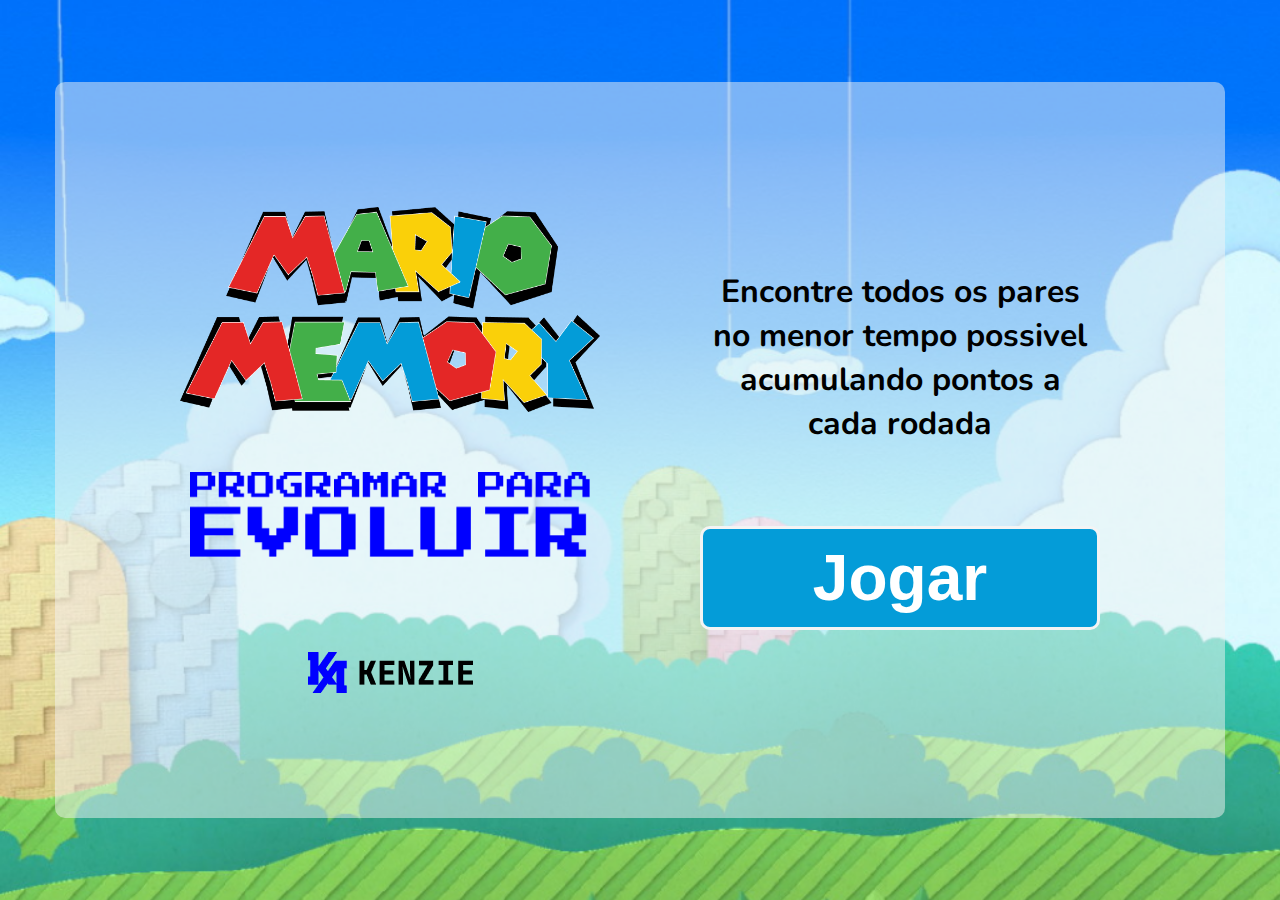
<file: index.html>
<!DOCTYPE html>
<html lang="en">

<head>
    <meta charset="UTF-8">
    <meta http-equiv="X-UA-Compatible" content="IE=edge">
    <meta name="viewport" content="width=device-width, initial-scale=1.0">
    <link rel="stylesheet" type="text/css" href="./src/css/reset.css">
    <link rel="preconnect" href="https://fonts.googleapis.com">
    <link rel="preconnect" href="https://fonts.gstatic.com" crossorigin>
    <link href="https://fonts.googleapis.com/css2?family=Nunito:wght@900&display=swap" rel="stylesheet">
    <link rel="stylesheet" type="text/css" href="./src/css/style.css">

    <title>Mario Cards</title>
</head>

<body>

    <main>
        <section class="logos">
            <img id="logo-mario" src="./src/img/logo-mario-memory.png" alt="logo mario memory">
            <img id="logo-programar" src="./src/img/nome-maratona.png" alt="Programar para evoluir">
            <img id="logo-kenzie" src="./src/img/Logo Kenzie.png" alt="logo kenzie">
        </section>
        <section class="jogar">
            <p>Encontre todos os pares no menor tempo possivel acumulando pontos a cada rodada</p>
            <button id="jogar">Jogar</button>
        </section>
    </main>

    <script>
const buttonJogar = document.getElementById("jogar");

buttonJogar.addEventListener("click", ()=>{
    window.location.assign("./jogo.html");
})
    </script>
</body>

</html>
</file>
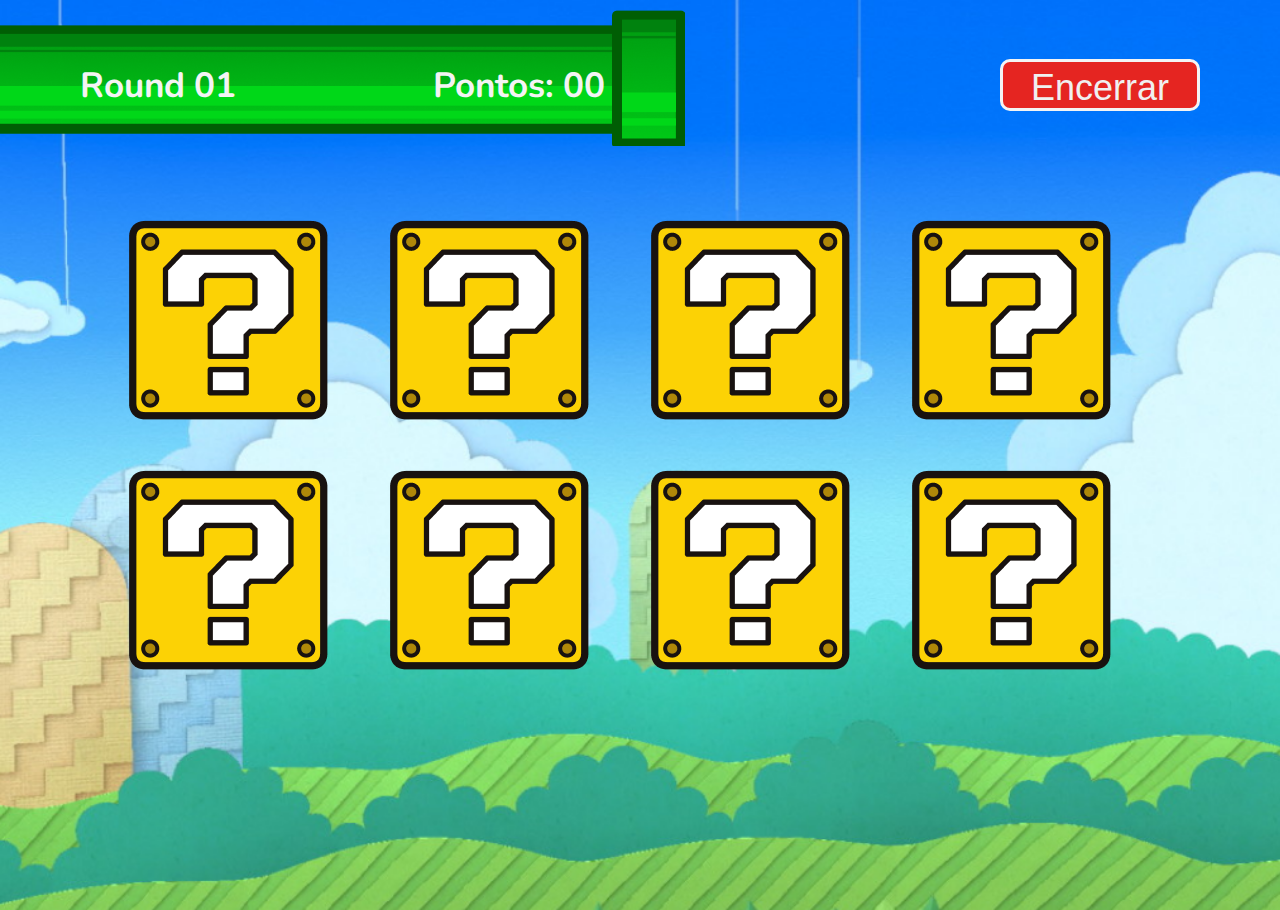
<file: jogo.html>
<!DOCTYPE html>
<html lang="en">

<head>
    <meta charset="UTF-8">
    <meta http-equiv="X-UA-Compatible" content="IE=edge">
    <meta name="viewport" content="width=device-width, initial-scale=1.0">
    <link rel="preconnect" href="https://fonts.googleapis.com">
    <link rel="preconnect" href="https://fonts.gstatic.com" crossorigin>
    <link href="https://fonts.googleapis.com/css2?family=Nunito:wght@900&display=swap" rel="stylesheet">
    <link rel="stylesheet" type="text/css" href="./src/css/jogo.css">
    <title>Mario Cards</title>
</head>

<body>
    <header>
        <div>
            <p>Round <span id="rounds">01</span></p>
            <p>Pontos: <span id="pontos">00</span></p>
        </div>

        <button id="encerrar">Encerrar</button>
    </header>
    <main id="cards">
     
    </main>

    <script src="./src/script/database.js"></script>
    <script src="./src/script/script.js"></script>
</body>

</html>
</file>
<file: src/css/style.css>
body {
    background-image: url("../img/bg.png");
    background-repeat: no-repeat;
    background-size: cover;
    height: 100vh;
    font-family: 'Nunito', sans-serif;
    display: flex;
    justify-content: center;
    align-items: center;
}

main {
    background-color: rgba(244, 244, 244, 0.5);
    border-radius: 10px;
    display: flex;
    padding: 125px;
    gap: 100px;
}

.logos {
    display: flex;
    flex-direction: column;
    align-items: center;
    gap: 60px;
}

#logo-mario {
    width: 420px;
    height: 205px;
}

#logo-programar {
    width: 400px;
    height: 85px;
}

#logo-kenzie {
    width: 165px;
    height: 41px;
    margin-top: 35px;
}

.jogar {
    display: flex;
    flex-direction: column;
    align-items: center;
    justify-content: center;
    gap: 80px;
}

.jogar p {
    font-style: normal;
    font-weight: 700;
    font-size: 32px;
    line-height: 44px;
    text-align: center;
    width: 375px;

}

.jogar button {
    background-color: #049cd8;
    border: 3px solid #f4f4f4;
    border-radius: 10px;
    font-style: normal;
    font-weight: 900;
    font-size: 64px;
    line-height: 87px;
    text-align: center;
    color: #FFFFFF;
    width: 400px;
    height: 104px;
}

.jogar button:hover {
    color: #049cd8;
    background-color: transparent;
    border: 3px solid #049cd8;
    cursor: pointer;
}

.jogar a {
    color: #FFFFFF; ;
    text-decoration: none;
    
}

.jogar a:hover {
    color: #049cd8;
}
</file>
<file: src/css/jogo.css>
body {
  background-image: url("../img/bg.png");
  background-repeat: no-repeat;
  background-size: cover;
  height: 100vh;
  font-family: 'Nunito', sans-serif;
  margin: 0;
  padding: 0;
}

header {
  display: flex;
  justify-content: space-between;
  align-items: center;
  margin: 10px 0px 60px;
}

header div{
  background-image: url("../img/Pipe.png");
  background-repeat: no-repeat;
  width: 685px;
  height: 150px;
  display: flex;
  justify-content: space-between;
  align-items: center;
  font-weight: 700;
  font-size: 35px;
  color: #f4f4f4;
  line-height: 55px;
 
}

header div p{
  margin: 0 80px;
}

header button {
  background-color: #e52521;
  border: 3px solid #f4f4f4;
  border-radius: 10px;
  width: 200px;
  height: 52px;
  font-weight: 400;
  font-size: 36px;
  line-height: 49px;
  text-align: center;
  color: #f0f0f0;
  margin-right: 80px;
}

main{
  display: grid;
  grid-template-columns: auto auto auto auto;
  margin: 0 auto;
  width: 80%;
  grid-column-gap: 20px;
  grid-row-gap: 50px;

}
</file>
